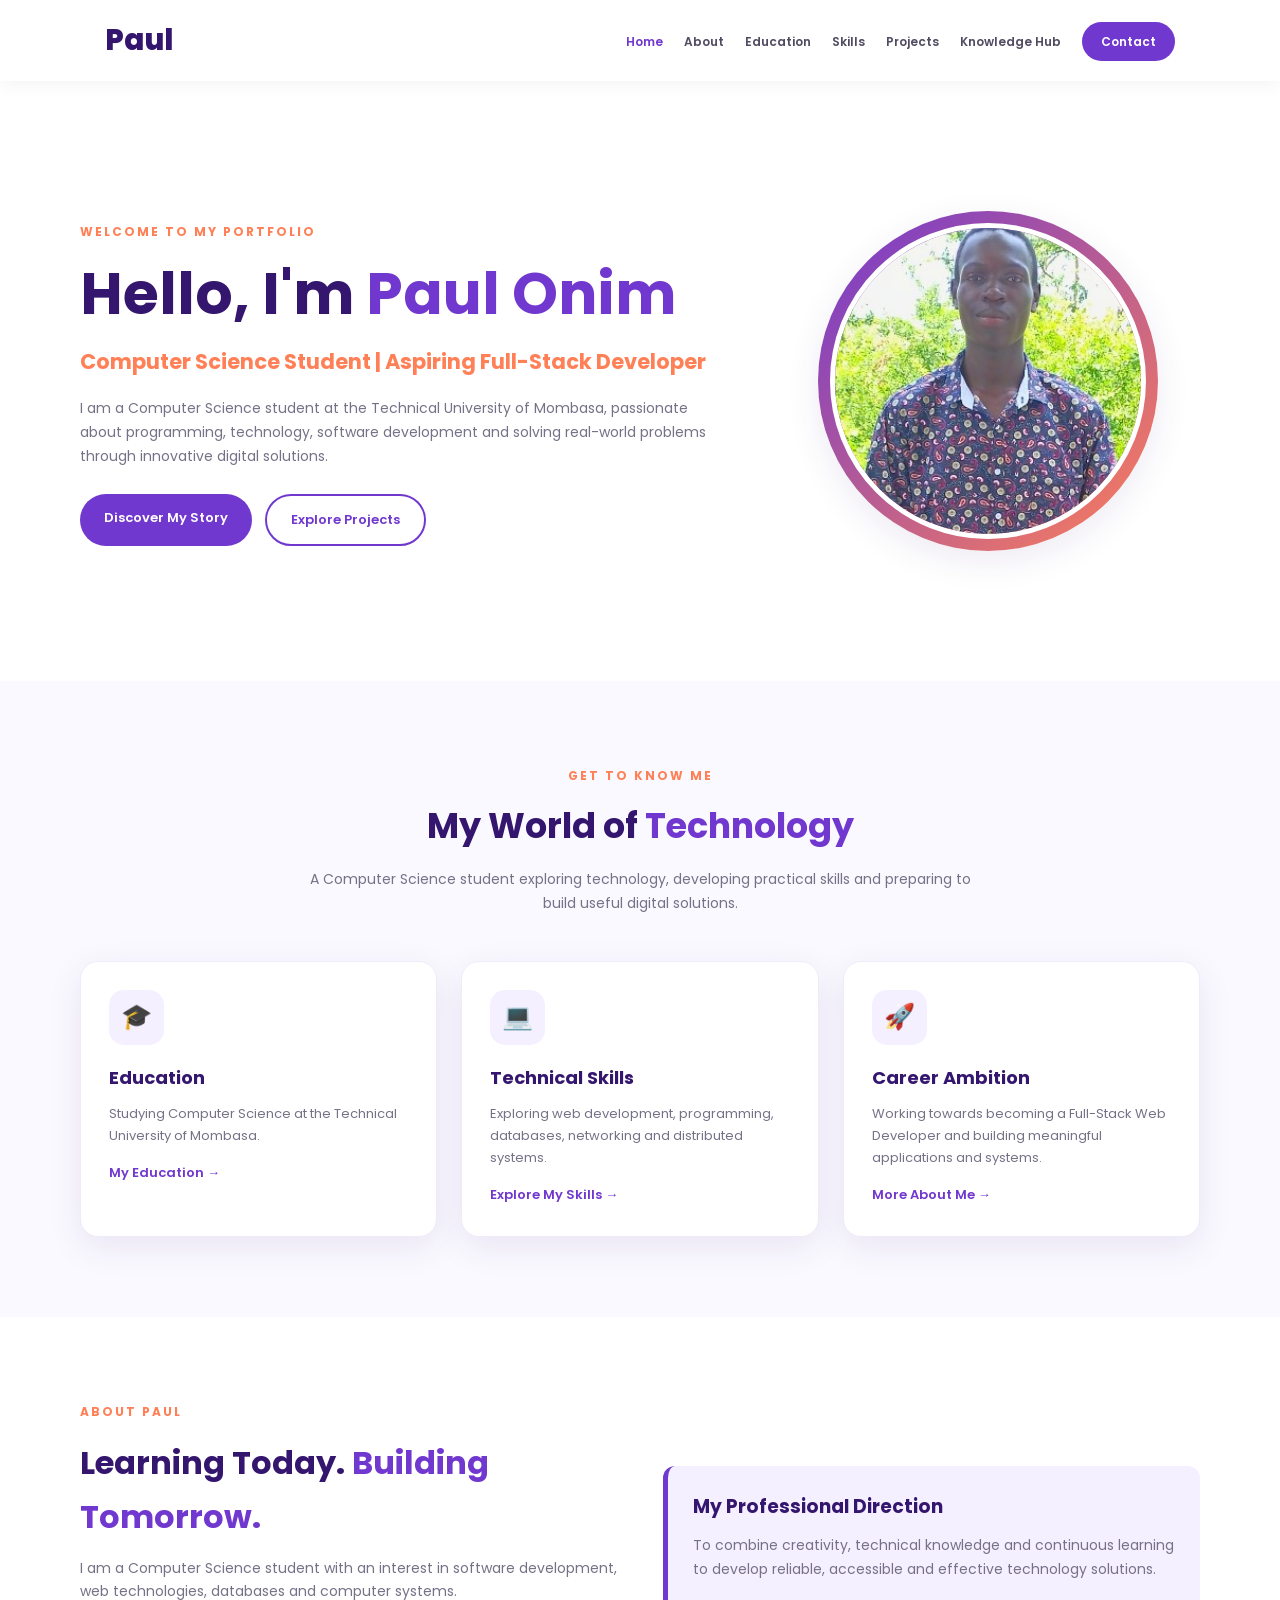
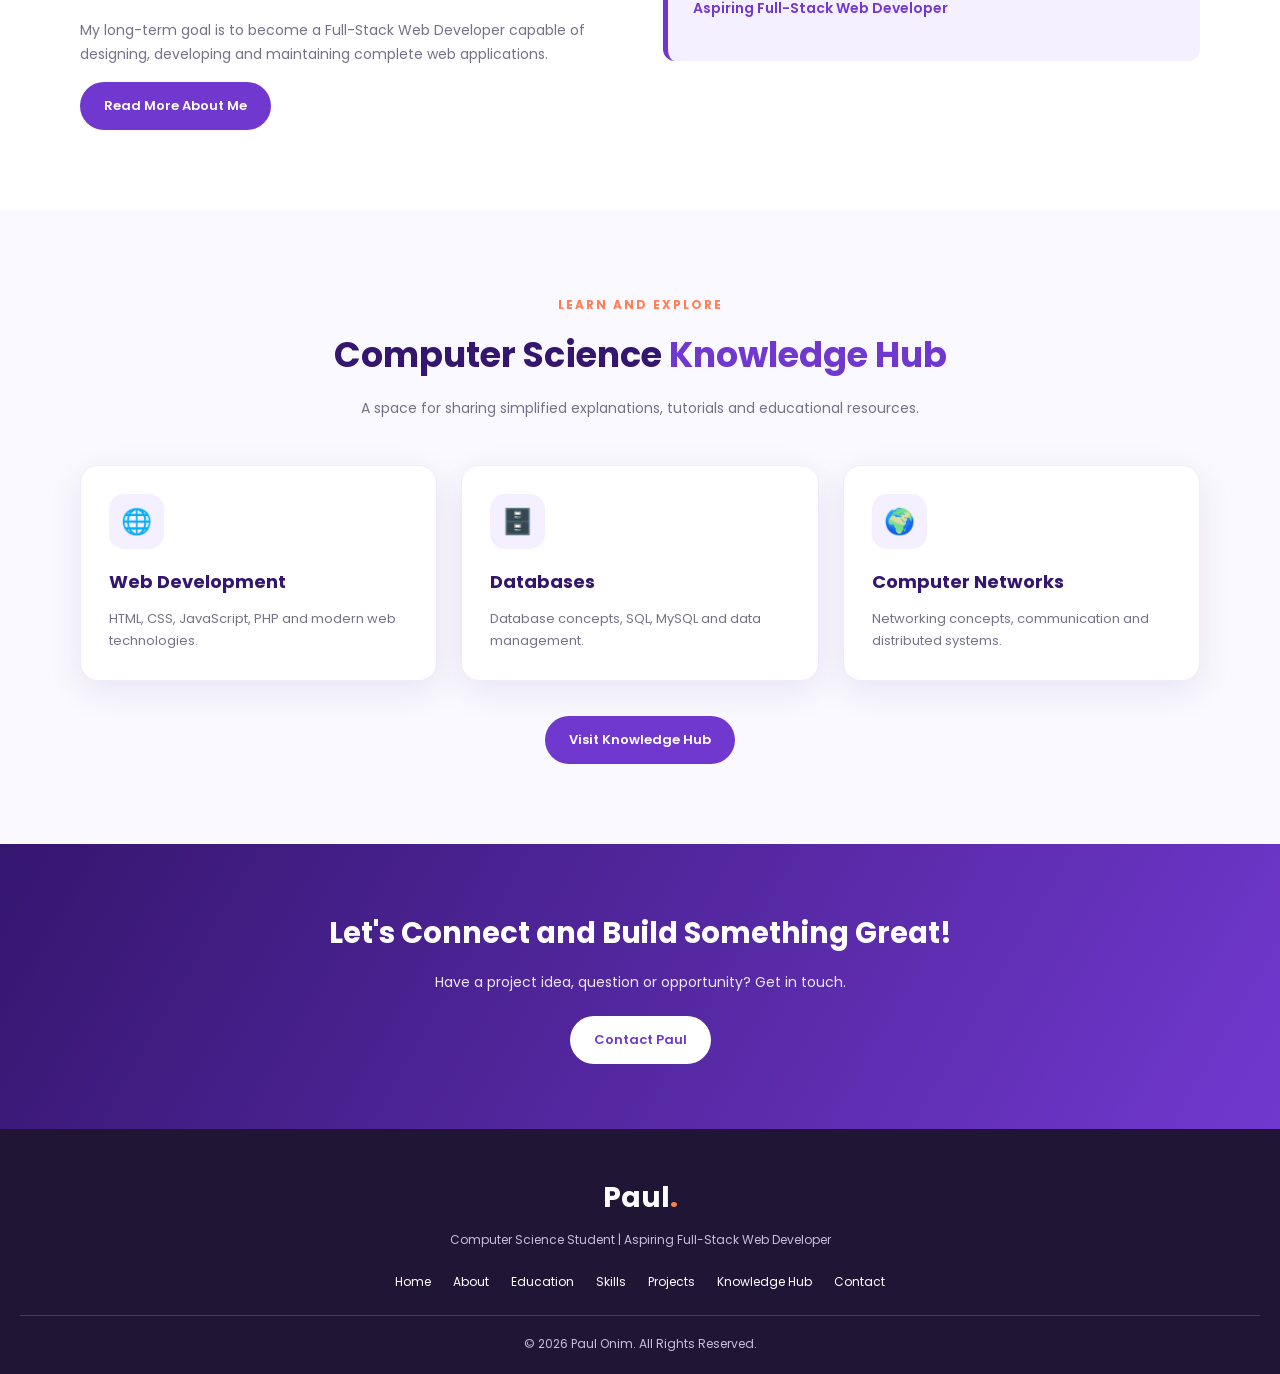
<file: index.html>
<!DOCTYPE html>
<html lang="en">
<head>
    <meta charset="UTF-8">
    <meta name="viewport" content="width=device-width, initial-scale=1.0">
    <title>Paul Onim | Computer Science Student</title>
    <meta name="description" content="The personal portfolio of Paul Onim, Computer Science student at the Technical University of Mombasa and aspiring Full-Stack Web Developer.">
    <link rel="stylesheet" href="css/style.css">
</head>
<body>

<header>
    <nav class="navbar container">
        <a href="index.html" class="logo">Paul<span></span></a>

        <button class="menu-toggle" id="menu-toggle">☰</button>

        <ul class="nav-links">
            <li><a class="active" href="index.html">Home</a></li>
            <li><a href="about.html">About</a></li>
            <li><a href="education.html">Education</a></li>
            <li><a href="skills.html">Skills</a></li>
            <li><a href="projects.html">Projects</a></li>
            <li><a href="articles.html">Knowledge Hub</a></li>
            <li><a class="nav-cta" href="contact.html">Contact</a></li>
        </ul>
    </nav>
</header>

<main>
    <section class="container hero">

        <div>
            <span class="hero-label">WELCOME TO MY PORTFOLIO</span>

            <h1>Hello, I'm <span>Paul Onim</span></h1>

            <h2>Computer Science Student | Aspiring Full-Stack Developer</h2>

            <p>
                I am a Computer Science student at the Technical University
                of Mombasa, passionate about programming, technology,
                software development and solving real-world problems
                through innovative digital solutions.
            </p>

            <div class="hero-buttons">
                <a href="about.html" class="btn btn-primary">Discover My Story</a>
                <a href="projects.html" class="btn btn-outline">Explore Projects</a>
            </div>
        </div>

        <div class="hero-photo">
            <img src="images/profile.jpg" alt="Paul Onim"
                 onerror="this.style.display='none'; this.nextElementSibling.style.display='flex';">

            <div class="photo-placeholder" style="display:none;">
                <strong>PO</strong>
                <span>PAUL ONIM</span>
            </div>
        </div>

    </section>

    <section class="section" style="background:var(--light);">
        <div class="container">
            <div class="section-heading">
                <span class="eyebrow">GET TO KNOW ME</span>
                <h2>My World of <span>Technology</span></h2>
                <p>
                    A Computer Science student exploring technology,
                    developing practical skills and preparing to build
                    useful digital solutions.
                </p>
            </div>

            <div class="grid-3">

                <article class="card">
                    <div class="card-icon">🎓</div>
                    <h3>Education</h3>
                    <p>
                        Studying Computer Science at the Technical
                        University of Mombasa.
                    </p>
                    <a href="education.html">My Education →</a>
                </article>

                <article class="card">
                    <div class="card-icon">💻</div>
                    <h3>Technical Skills</h3>
                    <p>
                        Exploring web development, programming,
                        databases, networking and distributed systems.
                    </p>
                    <a href="skills.html">Explore My Skills →</a>
                </article>

                <article class="card">
                    <div class="card-icon">🚀</div>
                    <h3>Career Ambition</h3>
                    <p>
                        Working towards becoming a Full-Stack Web
                        Developer and building meaningful applications and systems.
                    </p>
                    <a href="about.html">More About Me →</a>
                </article>

            </div>
        </div>
    </section>

    <section class="section">
        <div class="container about-layout">
            <div>
                <span class="hero-label">ABOUT PAUL</span>
                <h2 style="font-size:32px;color:var(--deep-purple);margin:12px 0;">
                    Learning Today. <span class="highlight">Building Tomorrow.</span>
                </h2>

                <p>
                    I am a Computer Science student with an interest in
                    software development, web technologies, databases
                    and computer systems.
                </p>

                <p>
                    My long-term goal is to become a Full-Stack Web
                    Developer capable of designing, developing and
                    maintaining complete web applications.
                </p>

                <a href="about.html" class="btn btn-primary">Read More About Me</a>
            </div>

            <div class="about-highlight">
                <h3 style="color:var(--deep-purple);margin-bottom:12px;">
                    My Professional Direction
                </h3>
                <p>
                    To combine creativity, technical knowledge and
                    continuous learning to develop reliable,
                    accessible and effective technology solutions.
                </p>
                <p style="margin-top:15px;font-weight:600;color:var(--purple);">
                    Aspiring Full-Stack Web Developer
                </p>
            </div>
        </div>
    </section>

    <section class="section" style="background:var(--light);">
        <div class="container">
            <div class="section-heading">
                <span class="eyebrow">LEARN AND EXPLORE</span>
                <h2>Computer Science <span>Knowledge Hub</span></h2>
                <p>
                    A space for sharing simplified explanations,
                    tutorials and educational resources.
                </p>
            </div>

            <div class="grid-3">
                <article class="card">
                    <div class="card-icon">🌐</div>
                    <h3>Web Development</h3>
                    <p>HTML, CSS, JavaScript, PHP and modern web technologies.</p>
                </article>

                <article class="card">
                    <div class="card-icon">🗄️</div>
                    <h3>Databases</h3>
                    <p>Database concepts, SQL, MySQL and data management.</p>
                </article>

                <article class="card">
                    <div class="card-icon">🌍</div>
                    <h3>Computer Networks</h3>
                    <p>Networking concepts, communication and distributed systems.</p>
                </article>
            </div>

            <div style="text-align:center;margin-top:35px;">
                <a href="articles.html" class="btn btn-primary">Visit Knowledge Hub</a>
            </div>
        </div>
    </section>

    <section class="cta">
        <h2>Let's Connect and Build Something Great!</h2>
        <p>Have a project idea, question or opportunity? Get in touch.</p>
        <a href="contact.html" class="btn btn-light">Contact Paul</a>
    </section>
</main>

<footer>
    <h2>Paul<span>.</span></h2>
    <p>Computer Science Student | Aspiring Full-Stack Web Developer</p>

    <div class="footer-links">
        <a href="index.html">Home</a>
        <a href="about.html">About</a>
        <a href="education.html">Education</a>
        <a href="skills.html">Skills</a>
        <a href="projects.html">Projects</a>
        <a href="articles.html">Knowledge Hub</a>
        <a href="contact.html">Contact</a>
    </div>

    <p class="copyright">© <span id="year"></span> Paul Onim. All Rights Reserved.</p>
</footer>

<script src="js/script.js"></script>
</body>
</html>
</file>
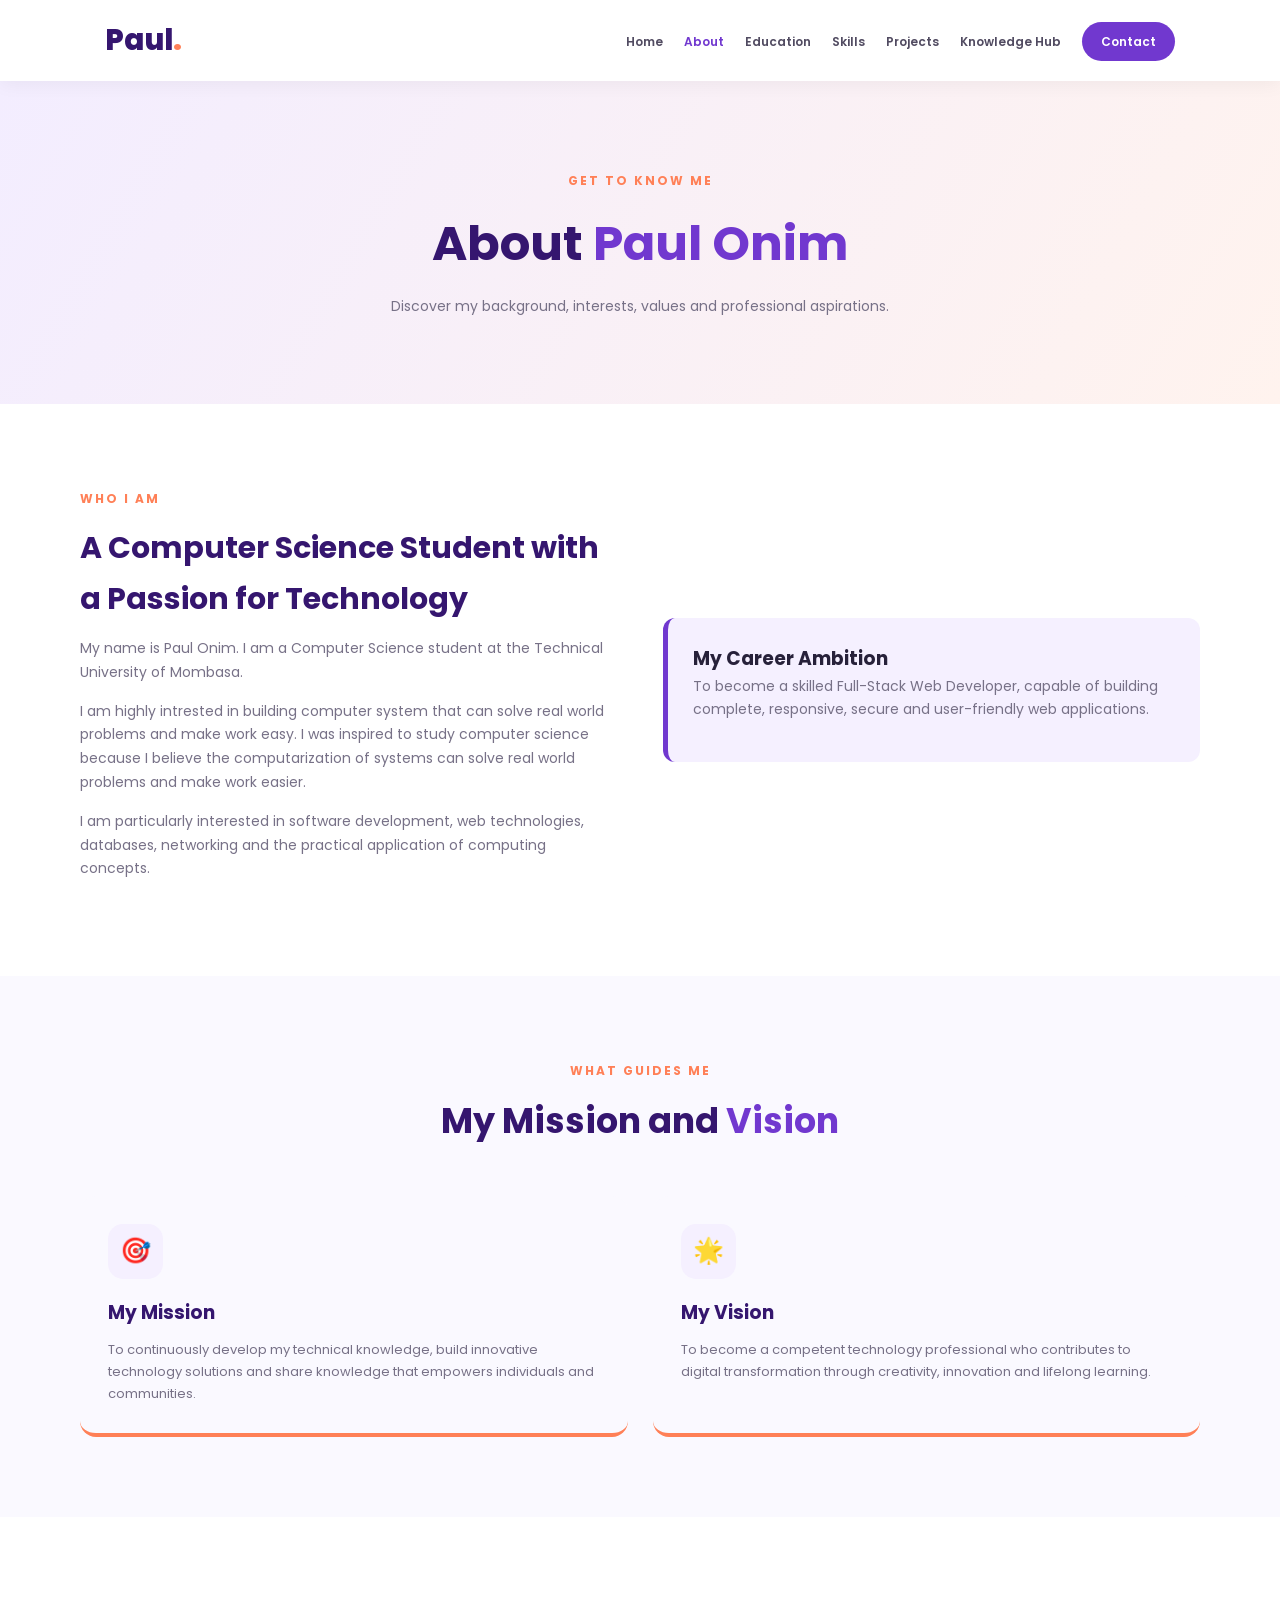
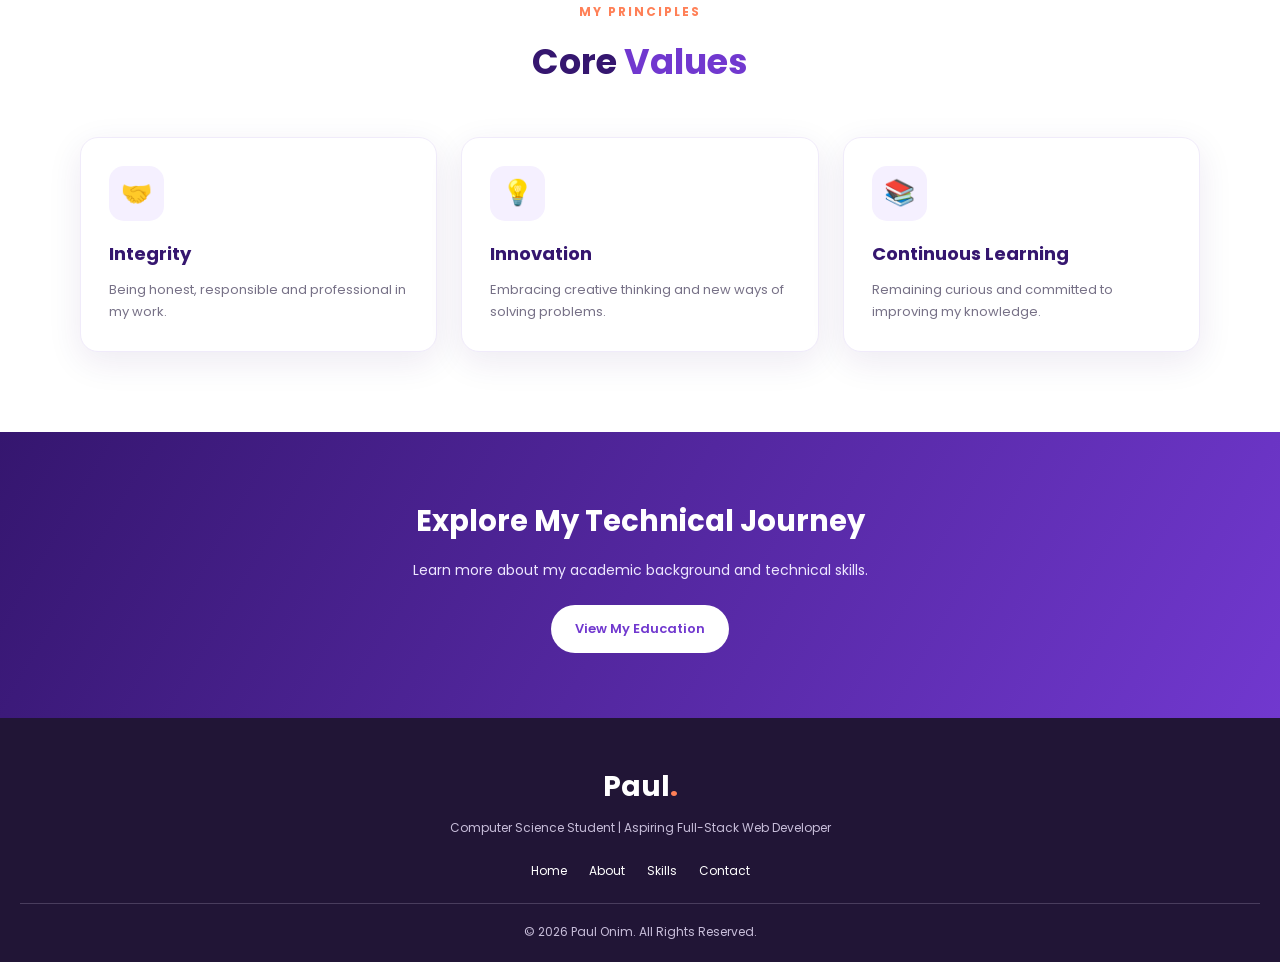
<file: about.html>
<!DOCTYPE html>
<html lang="en">
<head>
    <meta charset="UTF-8">
    <meta name="viewport" content="width=device-width, initial-scale=1.0">
    <title>About Paul Onim</title>
    <link rel="stylesheet" href="css/style.css">
</head>
<body>

<header>
    <nav class="navbar container">
        <a href="index.html" class="logo">Paul<span>.</span></a>
        <button class="menu-toggle" id="menu-toggle">☰</button>
        <ul class="nav-links">
            <li><a href="index.html">Home</a></li>
            <li><a class="active" href="about.html">About</a></li>
            <li><a href="education.html">Education</a></li>
            <li><a href="skills.html">Skills</a></li>
            <li><a href="projects.html">Projects</a></li>
            <li><a href="articles.html">Knowledge Hub</a></li>
            <li><a class="nav-cta" href="contact.html">Contact</a></li>
        </ul>
    </nav>
</header>

<main>
    <section class="page-intro">
        <span class="eyebrow">GET TO KNOW ME</span>
        <h1>About <span class="highlight">Paul Onim</span></h1>
        <p>Discover my background, interests, values and professional aspirations.</p>
    </section>

    <section class="section">
        <div class="container about-layout">

            <div>
                <span class="hero-label">WHO I AM</span>
                <h2 style="font-size:30px;color:var(--deep-purple);margin:12px 0;">
                    A Computer Science Student with a Passion for Technology
                </h2>

                <p>
                    My name is Paul Onim. I am a Computer Science student
                    at the Technical University of Mombasa.
                </p>

                <p>
                
                    I am highly intrested in building computer system that can solve
                    real world problems and make work easy. I was inspired to study 
                    computer science because I believe the computarization of systems 
                    can solve real world problems and make work easier. 
                     
                </p>

                <p>
                    I am particularly interested in software development,
                    web technologies, databases, networking and the
                    practical application of computing concepts.
                </p>
            </div>

            <div class="about-highlight">
                <h3>My Career Ambition</h3>
                <p>
                    To become a skilled Full-Stack Web Developer,
                    capable of building complete, responsive,
                    secure and user-friendly web applications.
                </p>
            </div>

        </div>
    </section>

    <section class="section" style="background:var(--light);">
        <div class="container">
            <div class="section-heading">
                <span class="eyebrow">WHAT GUIDES ME</span>
                <h2>My Mission and <span>Vision</span></h2>
            </div>

            <div class="grid-2">
                <div class="info-box">
                    <div class="card-icon">🎯</div>
                    <h3>My Mission</h3>
                    <p>
                        To continuously develop my technical knowledge,
                        build innovative technology solutions and share
                        knowledge that empowers individuals and communities.
                    </p>
                </div>

                <div class="info-box">
                    <div class="card-icon">🌟</div>
                    <h3>My Vision</h3>
                    <p>
                        To become a competent technology professional
                        who contributes to digital transformation through
                        creativity, innovation and lifelong learning.
                    </p>
                </div>
            </div>
        </div>
    </section>

    <section class="section">
        <div class="container">
            <div class="section-heading">
                <span class="eyebrow">MY PRINCIPLES</span>
                <h2>Core <span>Values</span></h2>
            </div>

            <div class="grid-3">
                <div class="card">
                    <div class="card-icon">🤝</div>
                    <h3>Integrity</h3>
                    <p>Being honest, responsible and professional in my work.</p>
                </div>

                <div class="card">
                    <div class="card-icon">💡</div>
                    <h3>Innovation</h3>
                    <p>Embracing creative thinking and new ways of solving problems.</p>
                </div>

                <div class="card">
                    <div class="card-icon">📚</div>
                    <h3>Continuous Learning</h3>
                    <p>Remaining curious and committed to improving my knowledge.</p>
                </div>
            </div>
        </div>
    </section>
</main>

<section class="cta">
    <h2>Explore My Technical Journey</h2>
    <p>Learn more about my academic background and technical skills.</p>
    <a href="education.html" class="btn btn-light">View My Education</a>
</section>

<footer>
    <h2>Paul<span>.</span></h2>
    <p>Computer Science Student | Aspiring Full-Stack Web Developer</p>
    <div class="footer-links">
        <a href="index.html">Home</a>
        <a href="about.html">About</a>
        <a href="skills.html">Skills</a>
        <a href="contact.html">Contact</a>
    </div>
    <p class="copyright">© <span id="year"></span> Paul Onim. All Rights Reserved.</p>
</footer>

<script src="js/script.js"></script>
</body>
</html>
</file>
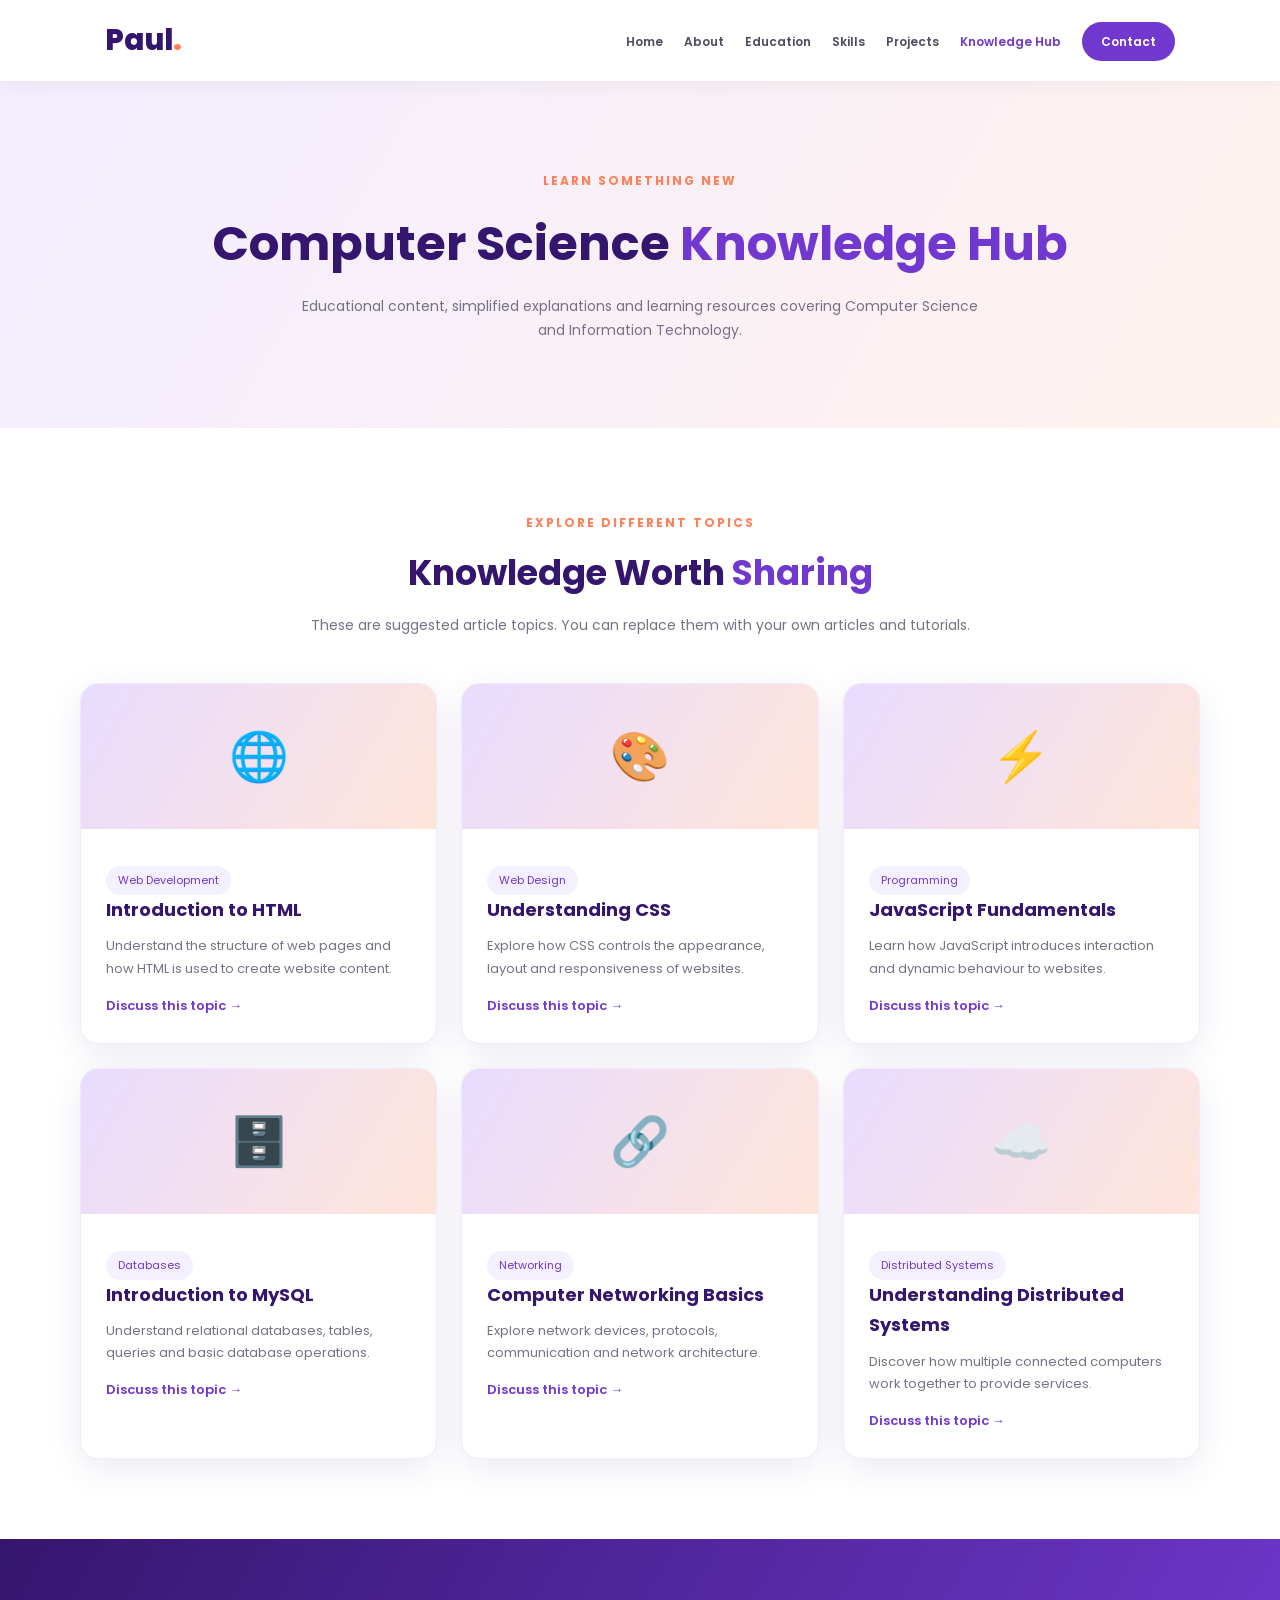
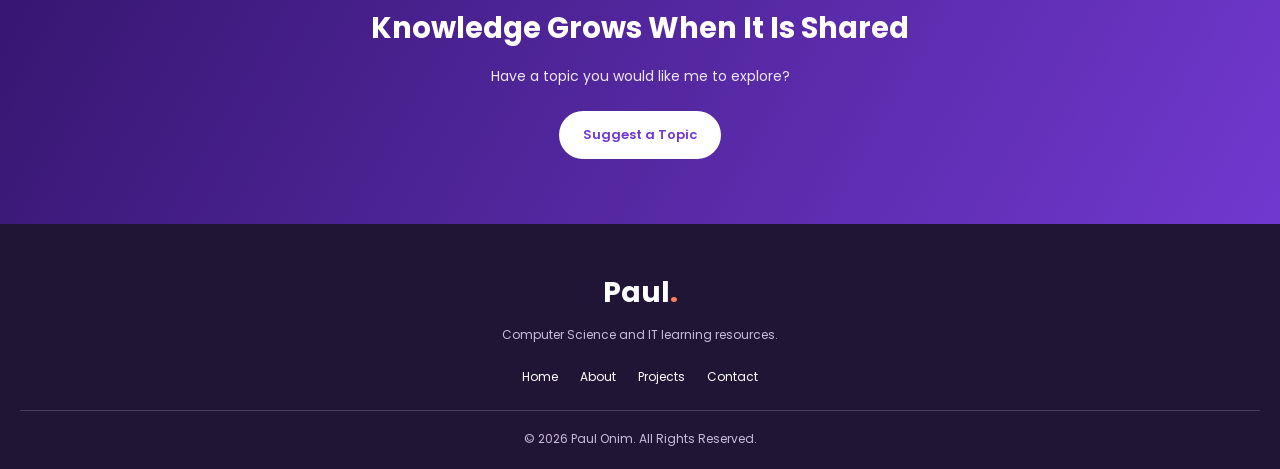
<file: articles.html>
<!DOCTYPE html>
<html lang="en">
<head>
    <meta charset="UTF-8">
    <meta name="viewport" content="width=device-width, initial-scale=1.0">
    <title>Knowledge Hub | Paul Onim</title>
    <link rel="stylesheet" href="css/style.css">
</head>
<body>

<header>
    <nav class="navbar container">
        <a href="index.html" class="logo">Paul<span>.</span></a>
        <button class="menu-toggle" id="menu-toggle">☰</button>
        <ul class="nav-links">
            <li><a href="index.html">Home</a></li>
            <li><a href="about.html">About</a></li>
            <li><a href="education.html">Education</a></li>
            <li><a href="skills.html">Skills</a></li>
            <li><a href="projects.html">Projects</a></li>
            <li><a class="active" href="articles.html">Knowledge Hub</a></li>
            <li><a class="nav-cta" href="contact.html">Contact</a></li>
        </ul>
    </nav>
</header>

<main>
    <section class="page-intro">
        <span class="eyebrow">LEARN SOMETHING NEW</span>
        <h1>Computer Science <span class="highlight">Knowledge Hub</span></h1>
        <p>
            Educational content, simplified explanations and learning
            resources covering Computer Science and Information Technology.
        </p>
    </section>

    <section class="section">
        <div class="container">

            <div class="section-heading">
                <span class="eyebrow">EXPLORE DIFFERENT TOPICS</span>
                <h2>Knowledge Worth <span>Sharing</span></h2>
                <p>
                    These are suggested article topics. You can replace
                    them with your own articles and tutorials.
                </p>
            </div>

            <div class="grid-3">

                <article class="card article-card">
                    <div class="article-banner">🌐</div>
                    <div class="article-content">
                        <span class="project-tag">Web Development</span>
                        <h3>Introduction to HTML</h3>
                        <p>
                            Understand the structure of web pages and
                            how HTML is used to create website content.
                        </p>
                        <a href="contact.html">Discuss this topic →</a>
                    </div>
                </article>

                <article class="card article-card">
                    <div class="article-banner">🎨</div>
                    <div class="article-content">
                        <span class="project-tag">Web Design</span>
                        <h3>Understanding CSS</h3>
                        <p>
                            Explore how CSS controls the appearance,
                            layout and responsiveness of websites.
                        </p>
                        <a href="contact.html">Discuss this topic →</a>
                    </div>
                </article>

                <article class="card article-card">
                    <div class="article-banner">⚡</div>
                    <div class="article-content">
                        <span class="project-tag">Programming</span>
                        <h3>JavaScript Fundamentals</h3>
                        <p>
                            Learn how JavaScript introduces interaction
                            and dynamic behaviour to websites.
                        </p>
                        <a href="contact.html">Discuss this topic →</a>
                    </div>
                </article>

                <article class="card article-card">
                    <div class="article-banner">🗄️</div>
                    <div class="article-content">
                        <span class="project-tag">Databases</span>
                        <h3>Introduction to MySQL</h3>
                        <p>
                            Understand relational databases, tables,
                            queries and basic database operations.
                        </p>
                        <a href="contact.html">Discuss this topic →</a>
                    </div>
                </article>

                <article class="card article-card">
                    <div class="article-banner">🔗</div>
                    <div class="article-content">
                        <span class="project-tag">Networking</span>
                        <h3>Computer Networking Basics</h3>
                        <p>
                            Explore network devices, protocols,
                            communication and network architecture.
                        </p>
                        <a href="contact.html">Discuss this topic →</a>
                    </div>
                </article>

                <article class="card article-card">
                    <div class="article-banner">☁️</div>
                    <div class="article-content">
                        <span class="project-tag">Distributed Systems</span>
                        <h3>Understanding Distributed Systems</h3>
                        <p>
                            Discover how multiple connected computers
                            work together to provide services.
                        </p>
                        <a href="contact.html">Discuss this topic →</a>
                    </div>
                </article>

            </div>
        </div>
    </section>

    <section class="cta">
        <h2>Knowledge Grows When It Is Shared</h2>
        <p>Have a topic you would like me to explore?</p>
        <a href="contact.html" class="btn btn-light">Suggest a Topic</a>
    </section>
</main>

<footer>
    <h2>Paul<span>.</span></h2>
    <p>Computer Science and IT learning resources.</p>
    <div class="footer-links">
        <a href="index.html">Home</a>
        <a href="about.html">About</a>
        <a href="projects.html">Projects</a>
        <a href="contact.html">Contact</a>
    </div>
    <p class="copyright">© <span id="year"></span> Paul Onim. All Rights Reserved.</p>
</footer>

<script src="js/script.js"></script>
</body>
</html>
</file>
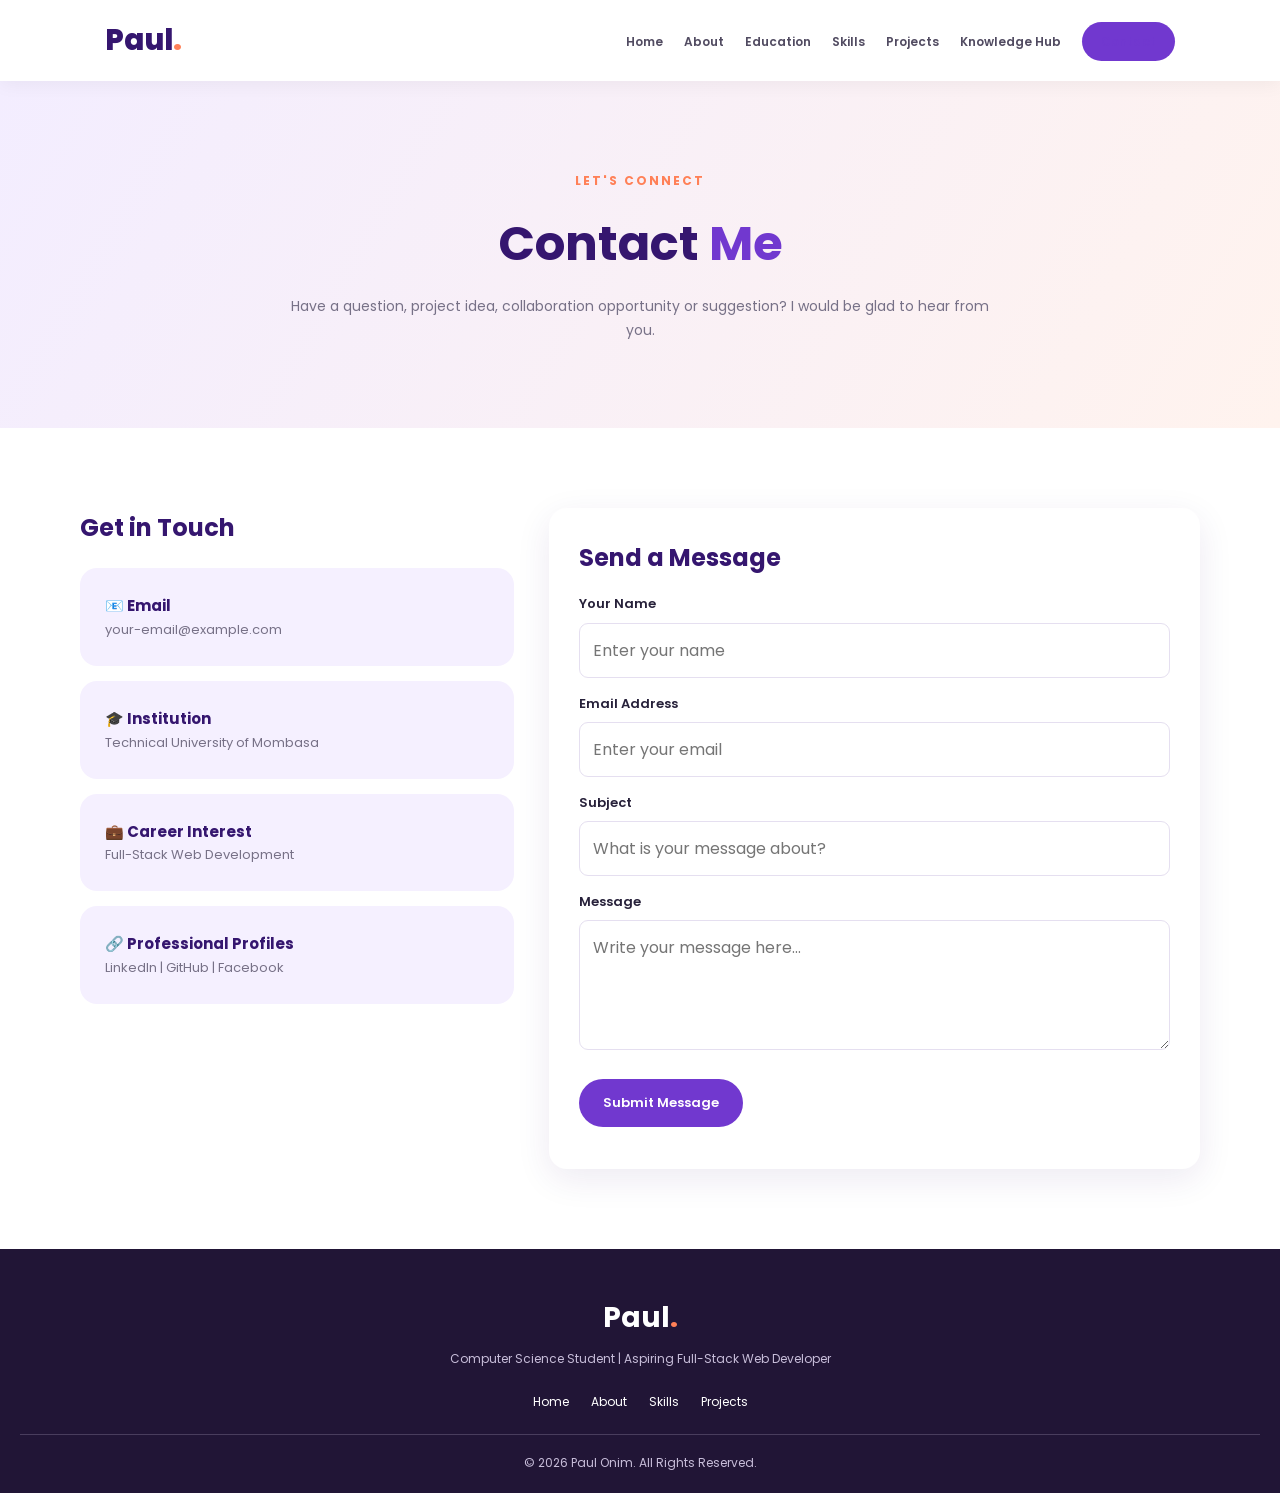
<file: contact.html>
<!DOCTYPE html>
<html lang="en">
<head>
    <meta charset="UTF-8">
    <meta name="viewport" content="width=device-width, initial-scale=1.0">
    <title>Contact Paul Onim</title>
    <link rel="stylesheet" href="css/style.css">
</head>
<body>

<header>
    <nav class="navbar container">
        <a href="index.html" class="logo">Paul<span>.</span></a>
        <button class="menu-toggle" id="menu-toggle">☰</button>
        <ul class="nav-links">
            <li><a href="index.html">Home</a></li>
            <li><a href="about.html">About</a></li>
            <li><a href="education.html">Education</a></li>
            <li><a href="skills.html">Skills</a></li>
            <li><a href="projects.html">Projects</a></li>
            <li><a href="articles.html">Knowledge Hub</a></li>
            <li><a class="nav-cta active" href="contact.html">Contact</a></li>
        </ul>
    </nav>
</header>

<main>
    <section class="page-intro">
        <span class="eyebrow">LET'S CONNECT</span>
        <h1>Contact <span class="highlight">Me</span></h1>
        <p>
            Have a question, project idea, collaboration opportunity
            or suggestion? I would be glad to hear from you.
        </p>
    </section>

    <section class="section">
        <div class="container contact-layout">

            <div>
                <h2 style="color:var(--deep-purple);margin-bottom:20px;">
                    Get in Touch
                </h2>

                <div class="contact-detail">
                    <h3>📧 Email</h3>
                    <p>your-email@example.com</p>
                </div>

                <div class="contact-detail">
                    <h3>🎓 Institution</h3>
                    <p>Technical University of Mombasa</p>
                </div>

                <div class="contact-detail">
                    <h3>💼 Career Interest</h3>
                    <p>Full-Stack Web Development</p>
                </div>

                <div class="contact-detail">
                    <h3>🔗 Professional Profiles</h3>
                    <p>
                        <a href="#" target="_blank">LinkedIn</a> |
                        <a href="#" target="_blank">GitHub</a> |
                        <a href="#" target="_blank">Facebook</a>
                    </p>
                </div>
            </div>

            <form class="contact-form" id="contactForm">
                <h2 style="color:var(--deep-purple);">Send a Message</h2>

                <label for="name">Your Name</label>
                <input type="text" id="name" name="name"
                       placeholder="Enter your name" required>

                <label for="email">Email Address</label>
                <input type="email" id="email" name="email"
                       placeholder="Enter your email" required>

                <label for="subject">Subject</label>
                <input type="text" id="subject" name="subject"
                       placeholder="What is your message about?" required>

                <label for="message">Message</label>
                <textarea id="message" name="message"
                          placeholder="Write your message here..." required></textarea>

                <button type="submit" class="btn btn-primary"
                        style="margin-top:20px;">
                    Submit Message
                </button>

                <p id="formMessage" class="form-message" aria-live="polite"></p>
            </form>

        </div>
    </section>
</main>

<footer>
    <h2>Paul<span>.</span></h2>
    <p>Computer Science Student | Aspiring Full-Stack Web Developer</p>
    <div class="footer-links">
        <a href="index.html">Home</a>
        <a href="about.html">About</a>
        <a href="skills.html">Skills</a>
        <a href="projects.html">Projects</a>
    </div>
    <p class="copyright">© <span id="year"></span> Paul Onim. All Rights Reserved.</p>
</footer>

<script src="js/script.js"></script>
</body>
</html>
</file>
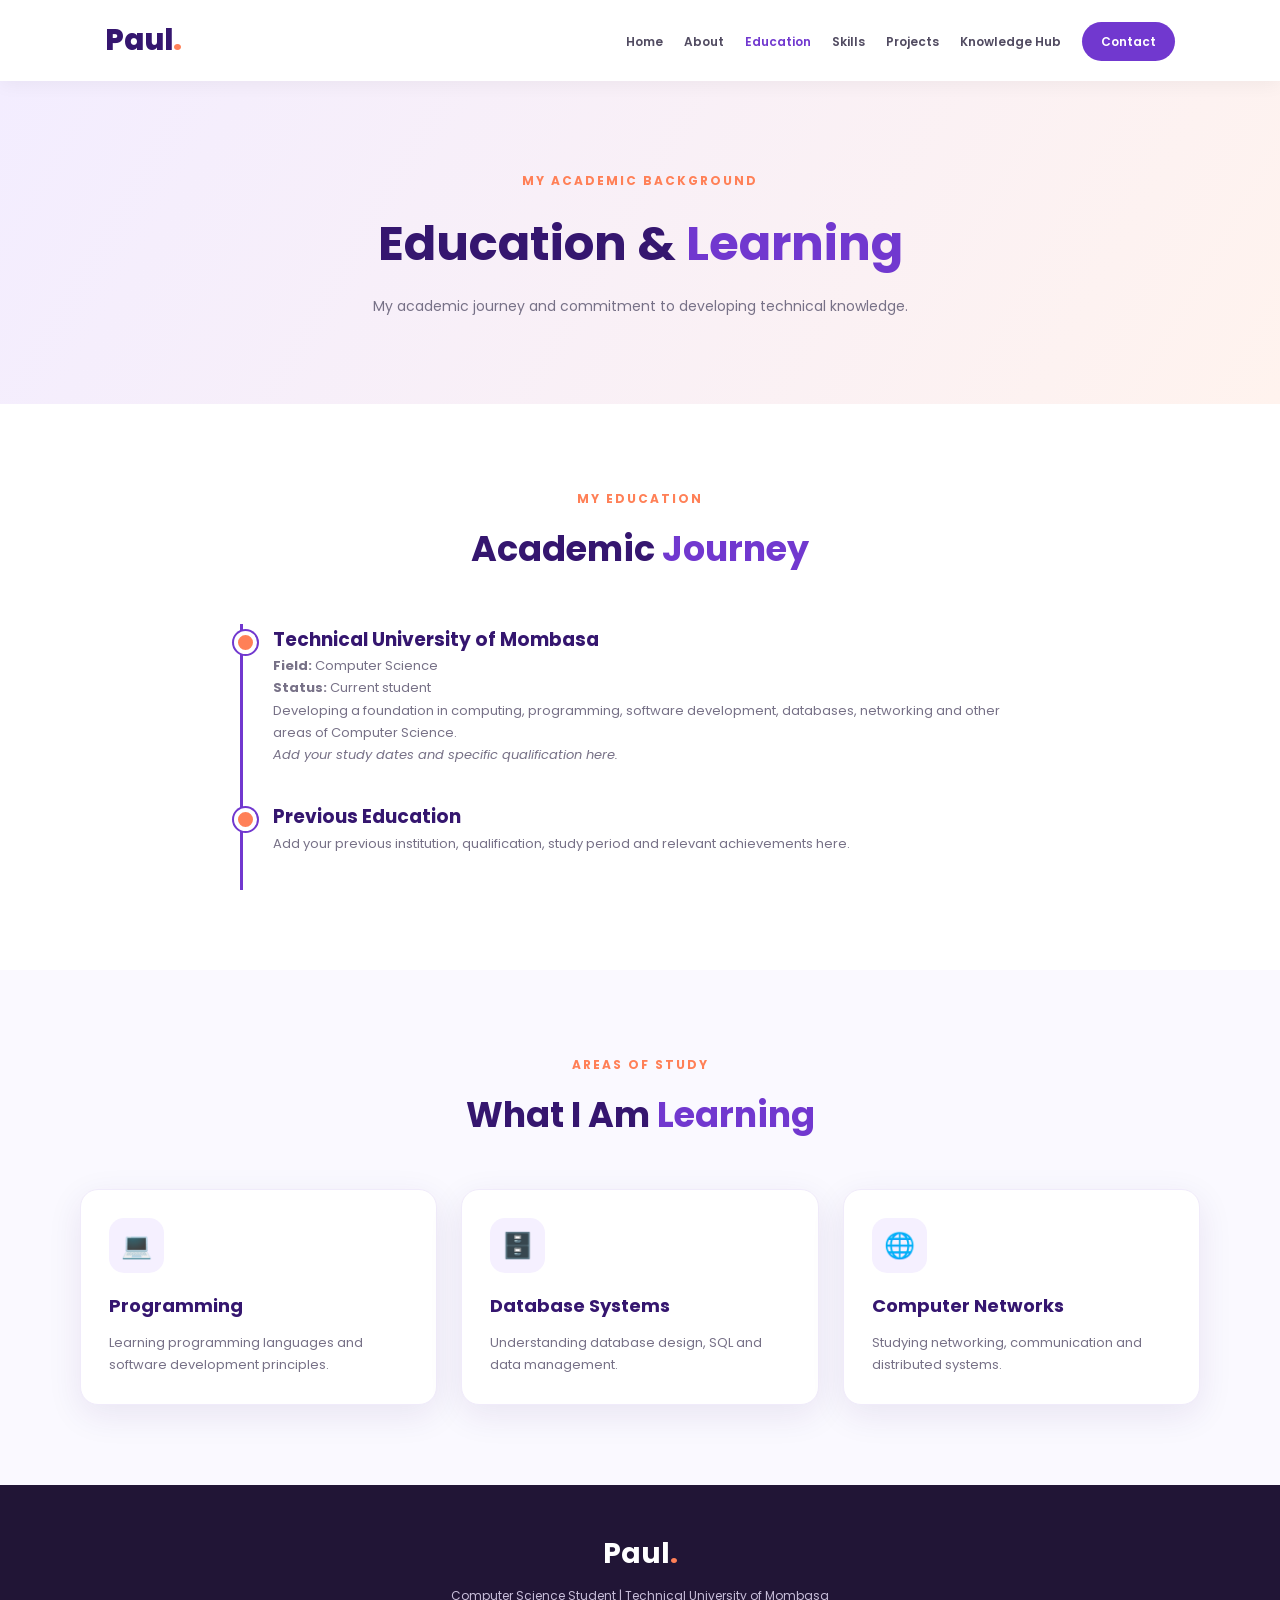
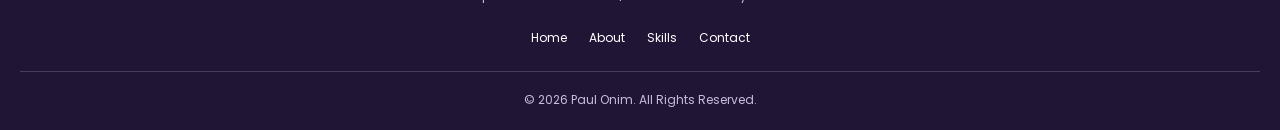
<file: education.html>
<!DOCTYPE html>
<html lang="en">
<head>
    <meta charset="UTF-8">
    <meta name="viewport" content="width=device-width, initial-scale=1.0">
    <title>Education | Paul Onim</title>
    <link rel="stylesheet" href="css/style.css">
</head>
<body>

<header>
    <nav class="navbar container">
        <a href="index.html" class="logo">Paul<span>.</span></a>
        <button class="menu-toggle" id="menu-toggle">☰</button>
        <ul class="nav-links">
            <li><a href="index.html">Home</a></li>
            <li><a href="about.html">About</a></li>
            <li><a class="active" href="education.html">Education</a></li>
            <li><a href="skills.html">Skills</a></li>
            <li><a href="projects.html">Projects</a></li>
            <li><a href="articles.html">Knowledge Hub</a></li>
            <li><a class="nav-cta" href="contact.html">Contact</a></li>
        </ul>
    </nav>
</header>

<main>
    <section class="page-intro">
        <span class="eyebrow">MY ACADEMIC BACKGROUND</span>
        <h1>Education & <span class="highlight">Learning</span></h1>
        <p>My academic journey and commitment to developing technical knowledge.</p>
    </section>

    <section class="section">
        <div class="container">
            <div class="section-heading">
                <span class="eyebrow">MY EDUCATION</span>
                <h2>Academic <span>Journey</span></h2>
            </div>

            <div class="timeline">

                <div class="timeline-item">
                    <h3>Technical University of Mombasa</h3>
                    <p><strong>Field:</strong> Computer Science</p>
                    <p><strong>Status:</strong> Current student</p>
                    <p>
                        Developing a foundation in computing, programming,
                        software development, databases, networking and
                        other areas of Computer Science.
                    </p>
                    <p><em>Add your study dates and specific qualification here.</em></p>
                </div>

                <div class="timeline-item">
                    <h3>Previous Education</h3>
                    <p>
                        Add your previous institution, qualification,
                        study period and relevant achievements here.
                    </p>
                </div>

            </div>
        </div>
    </section>

    <section class="section" style="background:var(--light);">
        <div class="container">
            <div class="section-heading">
                <span class="eyebrow">AREAS OF STUDY</span>
                <h2>What I Am <span>Learning</span></h2>
            </div>

            <div class="grid-3">
                <div class="card">
                    <div class="card-icon">💻</div>
                    <h3>Programming</h3>
                    <p>Learning programming languages and software development principles.</p>
                </div>

                <div class="card">
                    <div class="card-icon">🗄️</div>
                    <h3>Database Systems</h3>
                    <p>Understanding database design, SQL and data management.</p>
                </div>

                <div class="card">
                    <div class="card-icon">🌐</div>
                    <h3>Computer Networks</h3>
                    <p>Studying networking, communication and distributed systems.</p>
                </div>
            </div>
        </div>
    </section>
</main>

<footer>
    <h2>Paul<span>.</span></h2>
    <p>Computer Science Student | Technical University of Mombasa</p>
    <div class="footer-links">
        <a href="index.html">Home</a>
        <a href="about.html">About</a>
        <a href="skills.html">Skills</a>
        <a href="contact.html">Contact</a>
    </div>
    <p class="copyright">© <span id="year"></span> Paul Onim. All Rights Reserved.</p>
</footer>

<script src="js/script.js"></script>
</body>
</html>
</file>
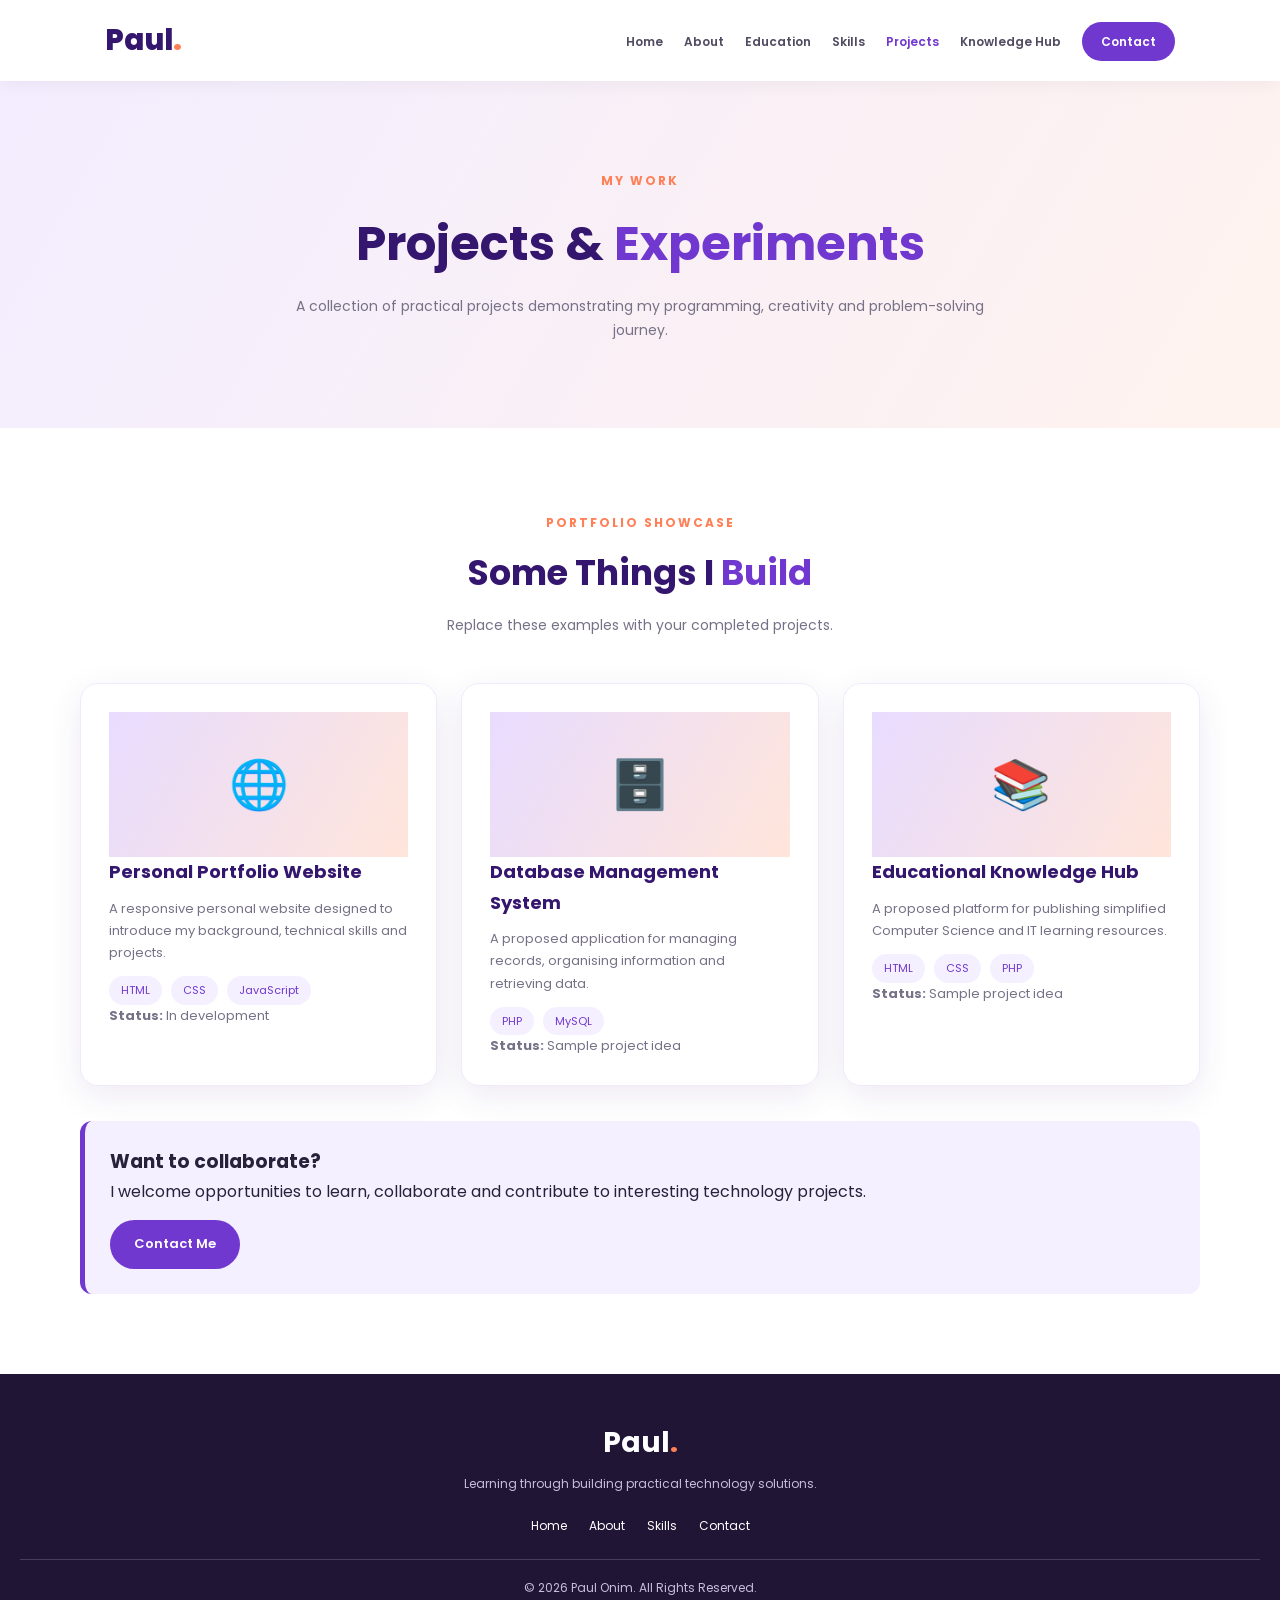
<file: projects.html>
<!DOCTYPE html>
<html lang="en">
<head>
    <meta charset="UTF-8">
    <meta name="viewport" content="width=device-width, initial-scale=1.0">
    <title>Projects | Paul Onim</title>
    <link rel="stylesheet" href="css/style.css">
</head>
<body>

<header>
    <nav class="navbar container">
        <a href="index.html" class="logo">Paul<span>.</span></a>
        <button class="menu-toggle" id="menu-toggle">☰</button>
        <ul class="nav-links">
            <li><a href="index.html">Home</a></li>
            <li><a href="about.html">About</a></li>
            <li><a href="education.html">Education</a></li>
            <li><a href="skills.html">Skills</a></li>
            <li><a class="active" href="projects.html">Projects</a></li>
            <li><a href="articles.html">Knowledge Hub</a></li>
            <li><a class="nav-cta" href="contact.html">Contact</a></li>
        </ul>
    </nav>
</header>

<main>
    <section class="page-intro">
        <span class="eyebrow">MY WORK</span>
        <h1>Projects & <span class="highlight">Experiments</span></h1>
        <p>
            A collection of practical projects demonstrating my
            programming, creativity and problem-solving journey.
        </p>
    </section>

    <section class="section">
        <div class="container">

            <div class="section-heading">
                <span class="eyebrow">PORTFOLIO SHOWCASE</span>
                <h2>Some Things I <span>Build</span></h2>
                <p>Replace these examples with your completed projects.</p>
            </div>

            <div class="grid-3">

                <article class="card">
                    <div class="article-banner">🌐</div>
                    <h3>Personal Portfolio Website</h3>
                    <p>
                        A responsive personal website designed to introduce
                        my background, technical skills and projects.
                    </p>
                    <span class="project-tag">HTML</span>
                    <span class="project-tag">CSS</span>
                    <span class="project-tag">JavaScript</span>
                    <p><strong>Status:</strong> In development</p>
                </article>

                <article class="card">
                    <div class="article-banner">🗄️</div>
                    <h3>Database Management System</h3>
                    <p>
                        A proposed application for managing records,
                        organising information and retrieving data.
                    </p>
                    <span class="project-tag">PHP</span>
                    <span class="project-tag">MySQL</span>
                    <p><strong>Status:</strong> Sample project idea</p>
                </article>

                <article class="card">
                    <div class="article-banner">📚</div>
                    <h3>Educational Knowledge Hub</h3>
                    <p>
                        A proposed platform for publishing simplified
                        Computer Science and IT learning resources.
                    </p>
                    <span class="project-tag">HTML</span>
                    <span class="project-tag">CSS</span>
                    <span class="project-tag">PHP</span>
                    <p><strong>Status:</strong> Sample project idea</p>
                </article>

            </div>

            <div class="about-highlight" style="margin-top:35px;">
                <h3>Want to collaborate?</h3>
                <p>
                    I welcome opportunities to learn, collaborate and
                    contribute to interesting technology projects.
                </p>
                <a href="contact.html" class="btn btn-primary" style="margin-top:15px;">
                    Contact Me
                </a>
            </div>

        </div>
    </section>
</main>

<footer>
    <h2>Paul<span>.</span></h2>
    <p>Learning through building practical technology solutions.</p>
    <div class="footer-links">
        <a href="index.html">Home</a>
        <a href="about.html">About</a>
        <a href="skills.html">Skills</a>
        <a href="contact.html">Contact</a>
    </div>
    <p class="copyright">© <span id="year"></span> Paul Onim. All Rights Reserved.</p>
</footer>

<script src="js/script.js"></script>
</body>
</html>
</file>
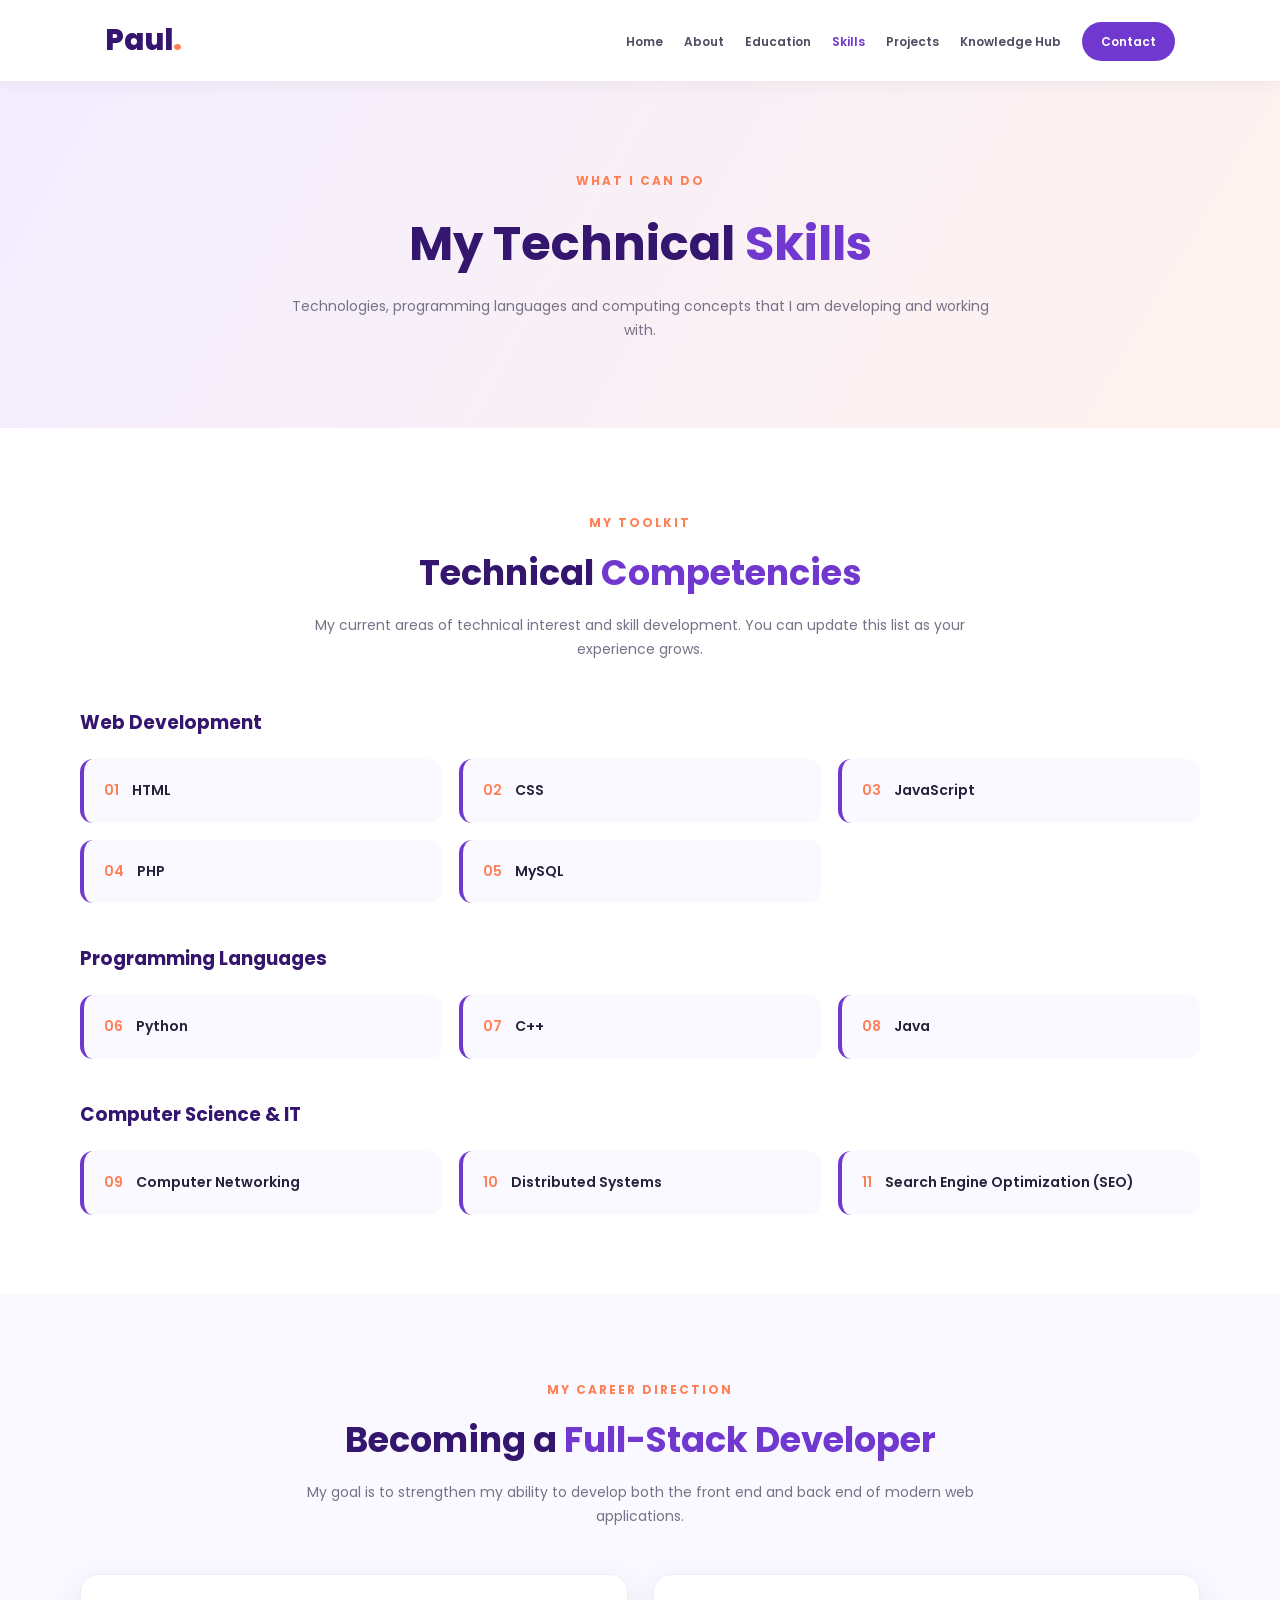
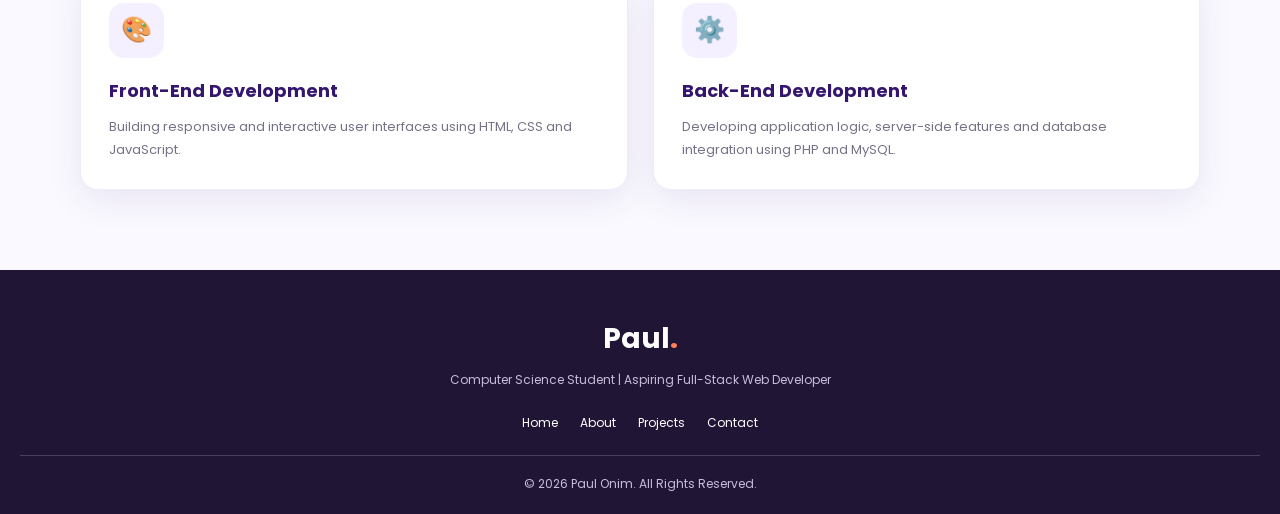
<file: skills.html>
<!DOCTYPE html>
<html lang="en">
<head>
    <meta charset="UTF-8">
    <meta name="viewport" content="width=device-width, initial-scale=1.0">
    <title>Technical Skills | Paul Onim</title>
    <link rel="stylesheet" href="css/style.css">
</head>
<body>

<header>
    <nav class="navbar container">
        <a href="index.html" class="logo">Paul<span>.</span></a>
        <button class="menu-toggle" id="menu-toggle">☰</button>
        <ul class="nav-links">
            <li><a href="index.html">Home</a></li>
            <li><a href="about.html">About</a></li>
            <li><a href="education.html">Education</a></li>
            <li><a class="active" href="skills.html">Skills</a></li>
            <li><a href="projects.html">Projects</a></li>
            <li><a href="articles.html">Knowledge Hub</a></li>
            <li><a class="nav-cta" href="contact.html">Contact</a></li>
        </ul>
    </nav>
</header>

<main>
    <section class="page-intro">
        <span class="eyebrow">WHAT I CAN DO</span>
        <h1>My Technical <span class="highlight">Skills</span></h1>
        <p>
            Technologies, programming languages and computing concepts
            that I am developing and working with.
        </p>
    </section>

    <section class="section">
        <div class="container">

            <div class="section-heading">
                <span class="eyebrow">MY TOOLKIT</span>
                <h2>Technical <span>Competencies</span></h2>
                <p>
                    My current areas of technical interest and skill development.
                    You can update this list as your experience grows.
                </p>
            </div>

            <h3 style="color:var(--deep-purple);margin-bottom:20px;">Web Development</h3>

            <div class="skill-list">
                <div class="skill-item"><span>01</span> HTML</div>
                <div class="skill-item"><span>02</span> CSS</div>
                <div class="skill-item"><span>03</span> JavaScript</div>
                <div class="skill-item"><span>04</span> PHP</div>
                <div class="skill-item"><span>05</span> MySQL</div>
            </div>

            <h3 style="color:var(--deep-purple);margin:40px 0 20px;">Programming Languages</h3>

            <div class="skill-list">
                <div class="skill-item"><span>06</span> Python</div>
                <div class="skill-item"><span>07</span> C++</div>
                <div class="skill-item"><span>08</span> Java</div>
            </div>

            <h3 style="color:var(--deep-purple);margin:40px 0 20px;">Computer Science & IT</h3>

            <div class="skill-list">
                <div class="skill-item"><span>09</span> Computer Networking</div>
                <div class="skill-item"><span>10</span> Distributed Systems</div>
                <div class="skill-item"><span>11</span> Search Engine Optimization (SEO)</div>
            </div>

        </div>
    </section>

    <section class="section" style="background:var(--light);">
        <div class="container">
            <div class="section-heading">
                <span class="eyebrow">MY CAREER DIRECTION</span>
                <h2>Becoming a <span>Full-Stack Developer</span></h2>
                <p>
                    My goal is to strengthen my ability to develop both
                    the front end and back end of modern web applications.
                </p>
            </div>

            <div class="grid-2">
                <div class="card">
                    <div class="card-icon">🎨</div>
                    <h3>Front-End Development</h3>
                    <p>
                        Building responsive and interactive user interfaces
                        using HTML, CSS and JavaScript.
                    </p>
                </div>

                <div class="card">
                    <div class="card-icon">⚙️</div>
                    <h3>Back-End Development</h3>
                    <p>
                        Developing application logic, server-side features
                        and database integration using PHP and MySQL.
                    </p>
                </div>
            </div>
        </div>
    </section>
</main>

<footer>
    <h2>Paul<span>.</span></h2>
    <p>Computer Science Student | Aspiring Full-Stack Web Developer</p>
    <div class="footer-links">
        <a href="index.html">Home</a>
        <a href="about.html">About</a>
        <a href="projects.html">Projects</a>
        <a href="contact.html">Contact</a>
    </div>
    <p class="copyright">© <span id="year"></span> Paul Onim. All Rights Reserved.</p>
</footer>

<script src="js/script.js"></script>
</body>
</html>
</file>
<file: css/style.css>
/* =====================================
   PAUL ONIM - PERSONAL PORTFOLIO
   ===================================== */

@import url('https://fonts.googleapis.com/css2?family=Poppins:wght@300;400;500;600;700;800&display=swap');

:root {
    --purple: #7138cf;
    --deep-purple: #35166f;
    --orange: #ff8057;
    --coral: #ff9b83;
    --lavender: #f5f0ff;
    --light: #faf9ff;
    --dark: #27213a;
    --muted: #777187;
    --white: #ffffff;
    --shadow: 0 10px 35px rgba(53, 22, 111, 0.09);
}

* {
    margin: 0;
    padding: 0;
    box-sizing: border-box;
}

html {
    scroll-behavior: smooth;
}

body {
    font-family: 'Poppins', sans-serif;
    color: var(--dark);
    background: var(--white);
    line-height: 1.7;
}

a {
    text-decoration: none;
    color: inherit;
}

button,
input,
textarea {
    font: inherit;
}

img {
    max-width: 100%;
}

/* NAVIGATION */

header {
    position: sticky;
    top: 0;
    z-index: 1000;
    background: rgba(255,255,255,0.96);
    box-shadow: 0 3px 18px rgba(0,0,0,0.05);
}

.navbar {
    max-width: 1200px;
    margin: auto;
    padding: 16px 25px;
    display: flex;
    align-items: center;
    justify-content: space-between;
}

.logo {
    font-size: 29px;
    font-weight: 800;
    color: var(--deep-purple);
}

.logo span {
    color: var(--orange);
}

.nav-links {
    display: flex;
    align-items: center;
    gap: 21px;
    list-style: none;
}

.nav-links a {
    font-size: 12px;
    font-weight: 600;
    color: #514b61;
    transition: 0.3s;
}

.nav-links a:hover,
.nav-links a.active {
    color: var(--purple);
}

.nav-links .nav-cta {
    background: var(--purple);
    color: white;
    padding: 11px 19px;
    border-radius: 25px;
}

.nav-links .nav-cta:hover {
    background: var(--deep-purple);
    color: white;
}

.menu-toggle {
    display: none;
    border: 0;
    background: none;
    font-size: 28px;
    color: var(--purple);
    cursor: pointer;
}

/* GENERAL LAYOUT */

.container {
    width: min(1120px, 90%);
    margin: auto;
}

.page-intro {
    padding: 85px 20px;
    text-align: center;
    background: linear-gradient(120deg, #f3edff, #fff3ee);
}

.page-intro .eyebrow {
    color: var(--orange);
    font-size: 12px;
    font-weight: 700;
    letter-spacing: 2px;
    text-transform: uppercase;
}

.page-intro h1 {
    font-size: clamp(34px, 5vw, 48px);
    color: var(--deep-purple);
    margin: 10px 0;
}

.page-intro p {
    max-width: 700px;
    margin: auto;
    color: var(--muted);
    font-size: 14px;
}

.section {
    padding: 80px 0;
}

.section-heading {
    text-align: center;
    max-width: 680px;
    margin: 0 auto 45px;
}

.section-heading .eyebrow {
    color: var(--orange);
    font-size: 12px;
    font-weight: 700;
    letter-spacing: 2px;
}

.section-heading h2 {
    color: var(--deep-purple);
    font-size: clamp(26px, 4vw, 35px);
    margin: 8px 0 12px;
}

.section-heading h2 span,
.highlight {
    color: var(--purple);
}

.section-heading p {
    color: var(--muted);
    font-size: 14px;
}

.btn {
    display: inline-block;
    padding: 13px 24px;
    border-radius: 30px;
    font-size: 13px;
    font-weight: 600;
    transition: 0.3s;
    border: 0;
    cursor: pointer;
}

.btn-primary {
    background: var(--purple);
    color: white;
}

.btn-primary:hover {
    background: var(--deep-purple);
    transform: translateY(-3px);
}

.btn-outline {
    border: 2px solid var(--purple);
    color: var(--purple);
}

.btn-outline:hover {
    background: var(--lavender);
}

.btn-light {
    background: white;
    color: var(--purple);
}

/* HOME HERO */

.hero {
    min-height: 600px;
    padding: 85px 0;
    display: grid;
    grid-template-columns: 1.2fr 0.8fr;
    align-items: center;
    gap: 60px;
}

.hero-label {
    color: var(--orange);
    font-size: 12px;
    font-weight: 700;
    letter-spacing: 2px;
}

.hero h1 {
    font-size: clamp(38px, 5vw, 58px);
    line-height: 1.2;
    color: var(--deep-purple);
    margin: 15px 0;
}

.hero h1 span {
    color: var(--purple);
}

.hero h2 {
    color: var(--orange);
    font-size: 21px;
    margin-bottom: 18px;
}

.hero p {
    color: var(--muted);
    font-size: 14px;
    margin-bottom: 25px;
}

.hero-buttons {
    display: flex;
    gap: 13px;
    flex-wrap: wrap;
}

.hero-photo {
    width: 340px;
    height: 340px;
    margin: auto;
    border-radius: 50%;
    padding: 12px;
    background: linear-gradient(135deg, var(--purple), var(--orange));
    box-shadow: var(--shadow);
}

.hero-photo img {
    width: 100%;
    height: 100%;
    object-fit: cover;
    border-radius: 50%;
    border: 5px solid white;
}

.photo-placeholder {
    height: 100%;
    border-radius: 50%;
    background: var(--lavender);
    border: 5px solid white;
    display: flex;
    flex-direction: column;
    align-items: center;
    justify-content: center;
    color: var(--purple);
}

.photo-placeholder strong {
    font-size: 75px;
}

.photo-placeholder span {
    font-size: 11px;
}

/* CARDS AND GRIDS */

.grid-2 {
    display: grid;
    grid-template-columns: repeat(2, 1fr);
    gap: 25px;
}

.grid-3 {
    display: grid;
    grid-template-columns: repeat(3, 1fr);
    gap: 24px;
}

.card {
    background: white;
    border-radius: 18px;
    padding: 28px;
    box-shadow: var(--shadow);
    border: 1px solid #f0ebfa;
    transition: 0.3s;
}

.card:hover {
    transform: translateY(-6px);
}

.card-icon {
    width: 55px;
    height: 55px;
    display: grid;
    place-items: center;
    border-radius: 15px;
    background: var(--lavender);
    font-size: 25px;
    margin-bottom: 18px;
}

.card h3 {
    color: var(--deep-purple);
    margin-bottom: 10px;
    font-size: 18px;
}

.card p {
    color: var(--muted);
    font-size: 13px;
}

.card a {
    display: inline-block;
    margin-top: 15px;
    color: var(--purple);
    font-size: 13px;
    font-weight: 600;
}

/* ABOUT PAGE */

.about-layout {
    display: grid;
    grid-template-columns: 1fr 1fr;
    gap: 45px;
    align-items: center;
}

.about-layout p {
    color: var(--muted);
    font-size: 14px;
    margin-bottom: 15px;
}

.about-highlight {
    background: var(--lavender);
    border-left: 5px solid var(--purple);
    padding: 25px;
    border-radius: 12px;
}

.info-box {
    background: var(--light);
    border-radius: 16px;
    padding: 28px;
    border-bottom: 4px solid var(--orange);
}

.info-box h3 {
    color: var(--deep-purple);
    margin-bottom: 10px;
}

.info-box p {
    font-size: 13px;
    color: var(--muted);
}

/* SKILLS */

.skill-list {
    display: grid;
    grid-template-columns: repeat(3, 1fr);
    gap: 17px;
}

.skill-item {
    padding: 20px;
    background: var(--light);
    border-radius: 13px;
    border-left: 4px solid var(--purple);
    font-size: 14px;
    font-weight: 600;
}

.skill-item span {
    margin-right: 10px;
    color: var(--orange);
}

/* TIMELINE */

.timeline {
    max-width: 800px;
    margin: auto;
    border-left: 3px solid var(--purple);
    padding-left: 30px;
}

.timeline-item {
    position: relative;
    padding: 0 0 35px;
}

.timeline-item::before {
    content: "";
    position: absolute;
    left: -39px;
    top: 7px;
    width: 15px;
    height: 15px;
    background: var(--orange);
    border: 4px solid white;
    border-radius: 50%;
    box-shadow: 0 0 0 2px var(--purple);
}

.timeline-item h3 {
    color: var(--deep-purple);
}

.timeline-item p {
    color: var(--muted);
    font-size: 13px;
}

/* PROJECTS AND ARTICLES */

.project-tag {
    display: inline-block;
    background: var(--lavender);
    color: var(--purple);
    padding: 5px 12px;
    border-radius: 20px;
    font-size: 11px;
    margin: 12px 5px 0 0;
}

.article-card {
    overflow: hidden;
    padding: 0;
}

.article-card .article-content {
    padding: 25px;
}

.article-banner {
    height: 145px;
    display: grid;
    place-items: center;
    font-size: 48px;
    background: linear-gradient(120deg, #e8dcff, #ffe5da);
}

/* CONTACT */

.contact-layout {
    display: grid;
    grid-template-columns: 0.8fr 1.2fr;
    gap: 35px;
}

.contact-detail {
    background: var(--lavender);
    border-radius: 17px;
    padding: 25px;
    margin-bottom: 15px;
}

.contact-detail h3 {
    color: var(--deep-purple);
    font-size: 15px;
}

.contact-detail p {
    color: var(--muted);
    font-size: 13px;
    overflow-wrap: anywhere;
}

.contact-form {
    background: white;
    padding: 30px;
    border-radius: 18px;
    box-shadow: var(--shadow);
}

.contact-form label {
    display: block;
    font-size: 13px;
    font-weight: 600;
    margin: 15px 0 7px;
}

.contact-form input,
.contact-form textarea {
    width: 100%;
    padding: 13px;
    border: 1px solid #e5dff0;
    border-radius: 9px;
    outline: none;
}

.contact-form input:focus,
.contact-form textarea:focus {
    border-color: var(--purple);
}

.contact-form textarea {
    min-height: 130px;
    resize: vertical;
}

.form-message {
    margin-top: 12px;
    color: var(--purple);
    font-size: 13px;
}

/* CTA AND FOOTER */

.cta {
    padding: 65px 20px;
    text-align: center;
    color: white;
    background: linear-gradient(120deg, var(--deep-purple), var(--purple));
}

.cta h2 {
    font-size: 29px;
    margin-bottom: 12px;
}

.cta p {
    color: #eee7ff;
    font-size: 14px;
    margin-bottom: 22px;
}

footer {
    background: #211536;
    color: white;
    padding: 45px 20px 20px;
    text-align: center;
}

footer h2 {
    font-size: 28px;
    margin-bottom: 8px;
}

footer h2 span {
    color: var(--orange);
}

footer p {
    color: #c7bdd9;
    font-size: 12px;
}

.footer-links {
    display: flex;
    justify-content: center;
    flex-wrap: wrap;
    gap: 22px;
    margin: 22px 0;
}

.footer-links a {
    font-size: 12px;
    color: white;
}

.footer-links a:hover {
    color: var(--orange);
}

.copyright {
    border-top: 1px solid #493d5d;
    padding-top: 18px;
    margin-top: 20px;
}

/* RESPONSIVE DESIGN */

@media (max-width: 950px) {
    .nav-links {
        gap: 12px;
    }

    .nav-links a {
        font-size: 10px;
    }

    .hero-photo {
        width: 280px;
        height: 280px;
    }
}

@media (max-width: 760px) {
    .menu-toggle {
        display: block;
    }

    .nav-links {
        display: none;
        position: absolute;
        top: 70px;
        left: 0;
        width: 100%;
        padding: 25px;
        background: white;
        flex-direction: column;
        box-shadow: var(--shadow);
    }

    .nav-links.show {
        display: flex;
    }

    .hero {
        grid-template-columns: 1fr;
        text-align: center;
        padding: 65px 0;
        gap: 35px;
    }

    .hero-buttons {
        justify-content: center;
    }

    .hero-photo {
        width: 250px;
        height: 250px;
    }

    .grid-2,
    .grid-3,
    .about-layout,
    .contact-layout {
        grid-template-columns: 1fr;
    }

    .skill-list {
        grid-template-columns: repeat(2, 1fr);
    }

    .section {
        padding: 60px 0;
    }
}

@media (max-width: 430px) {
    .skill-list {
        grid-template-columns: 1fr;
    }

    .page-intro {
        padding: 60px 15px;
    }

    .cta h2 {
        font-size: 23px;
    }
}
</file>
